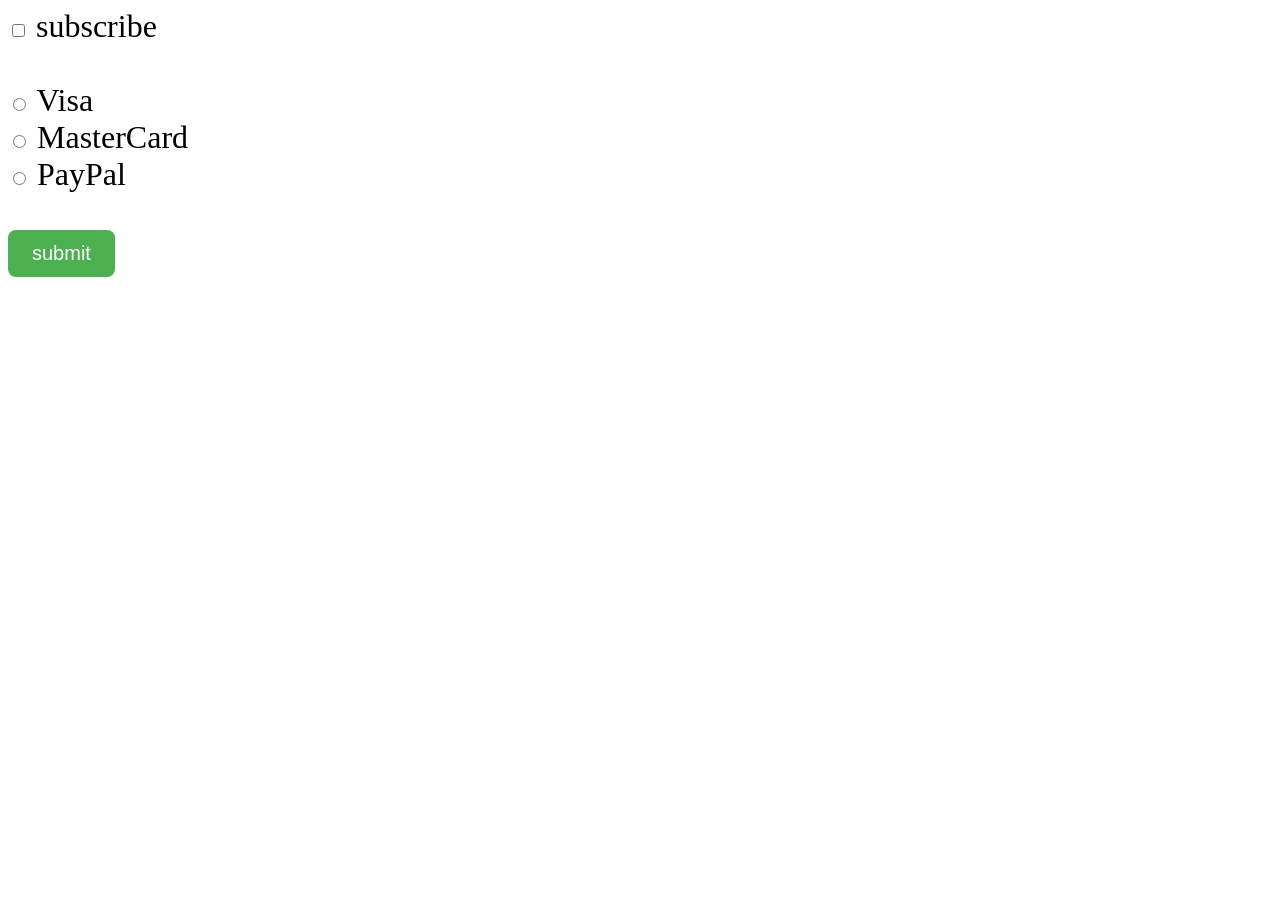
<file: checked_property/index.html>
<!doctype html>
<html lang="en">
  <head>
    <meta charset="UTF-8" />
    <meta name="viewport" content="width=device-width, initial-scale=1.0" />
    <title>My website</title>
    <link rel="stylesheet" href="style.css" />
  </head>
  <body>
    <input type="checkbox" id="myCheckBox" />
    <label for="myCheckBox">subscribe</label><br /><br />

    <input type="radio" id="visaBtn" name="card" />
    <label for="visaBtn">Visa</label><br />
    <input type="radio" id="masterCardBtn" name="card" />
    <label for="masterCardBtn">MasterCard</label><br />
    <input type="radio" id="payPalBtn" name="card" />
    <label for="payPalBtn">PayPal</label><br /><br />

    <button type="submit" id="mySubmit">submit</button>

    <p id="subResult"></p>
    <p id="paymentResult"></p>

    <script src="index.js"></script>
  </body>
</html>
</file>
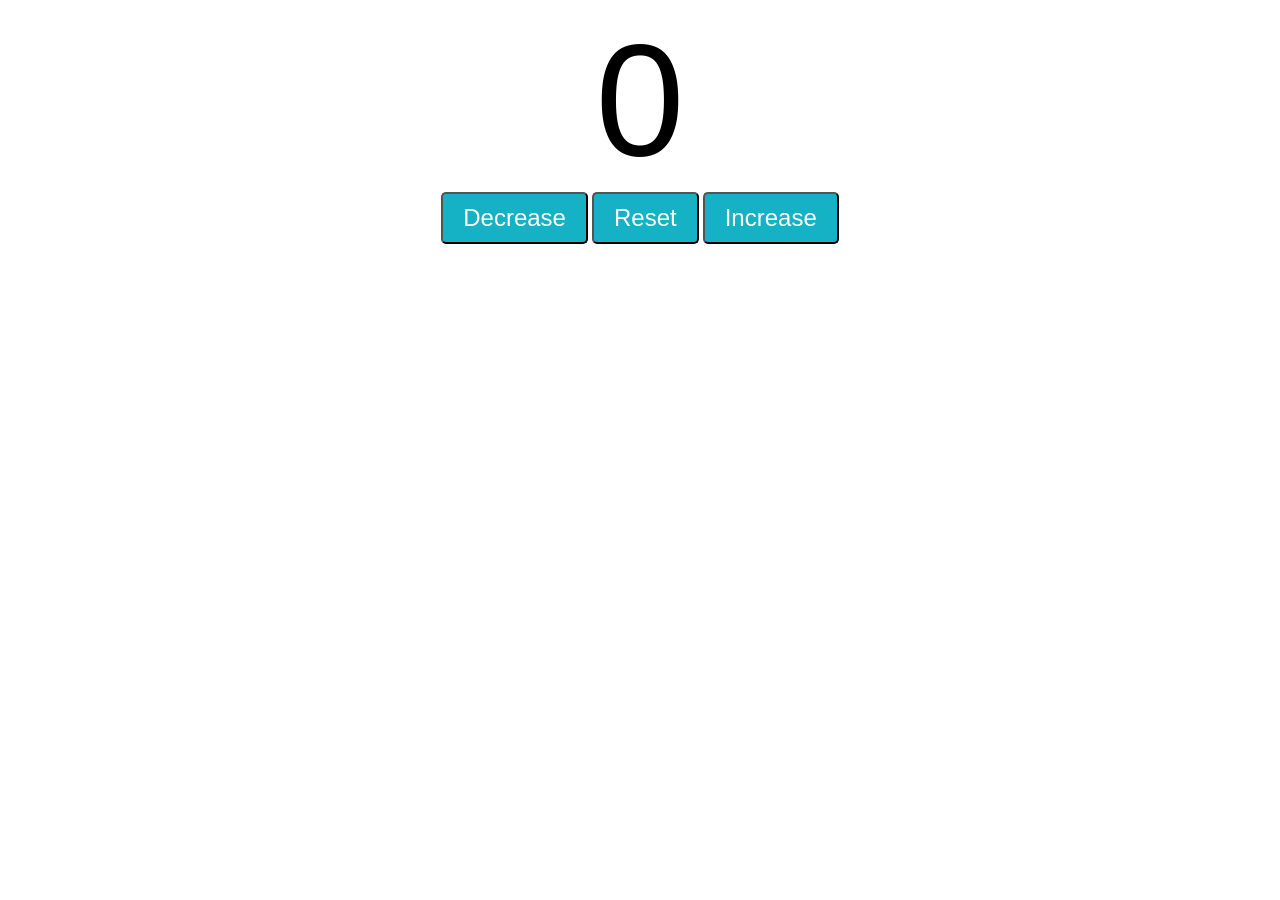
<file: counter_program/index.html>
<!doctype html>
<html lang="en">
  <head>
    <meta charset="UTF-8" />
    <meta name="viewport" content="width=device-width, initial-scale=1.0" />
    <title>My Webpage</title>
    <link rel="stylesheet" href="style.css" />
  </head>
  <body>
    <label id="counterLabel">0</label>

    <div id="btnContainer">
      <button id="decreaseBtn" class="buttons">Decrease</button>
      <button id="resetBtn" class="buttons">Reset</button>
      <button id="increaseBtn" class="buttons">Increase</button>
    </div>

    <script src="index.js"></script>
  </body>
</html>
</file>
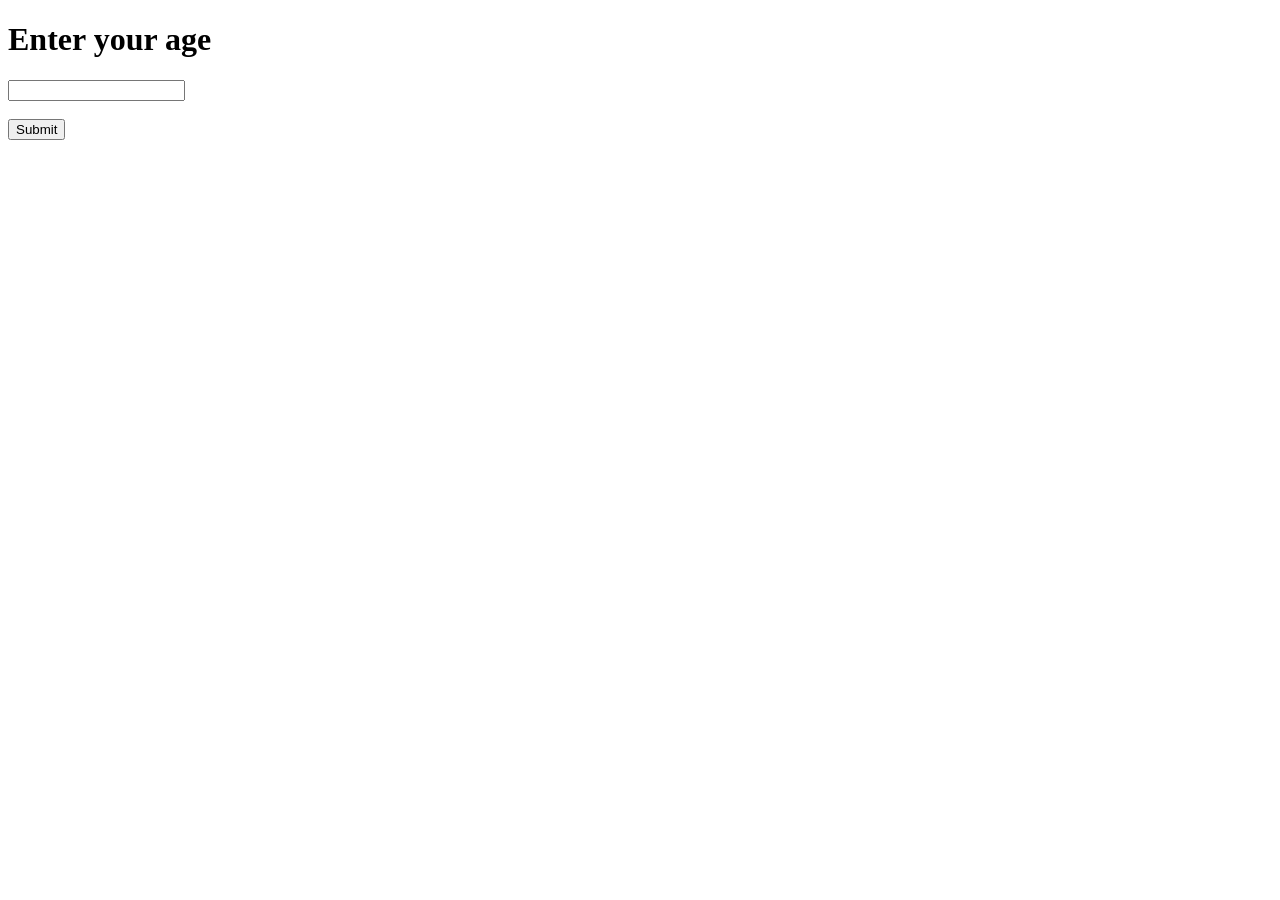
<file: if_else/index.html>
<!doctype html>
<html lang="en">
  <head>
    <meta charset="UTF-8" />
    <meta name="viewport" content="width=device-width, initial-scale=1.0" />
    <title>My Webpage</title>
    <link rel="stylesheet" href="style.css" />
  </head>
  <body>
    <h1 id="myH1">Enter your age</h1>

    <!-- <label>: </label> -->
    <input type="text" id="myText" />
    <br /><br />
    <button id="mySubmit">Submit</button>
    <p id="resultStatement"></p>
    <script src="index.js"></script>
  </body>
</html>
</file>
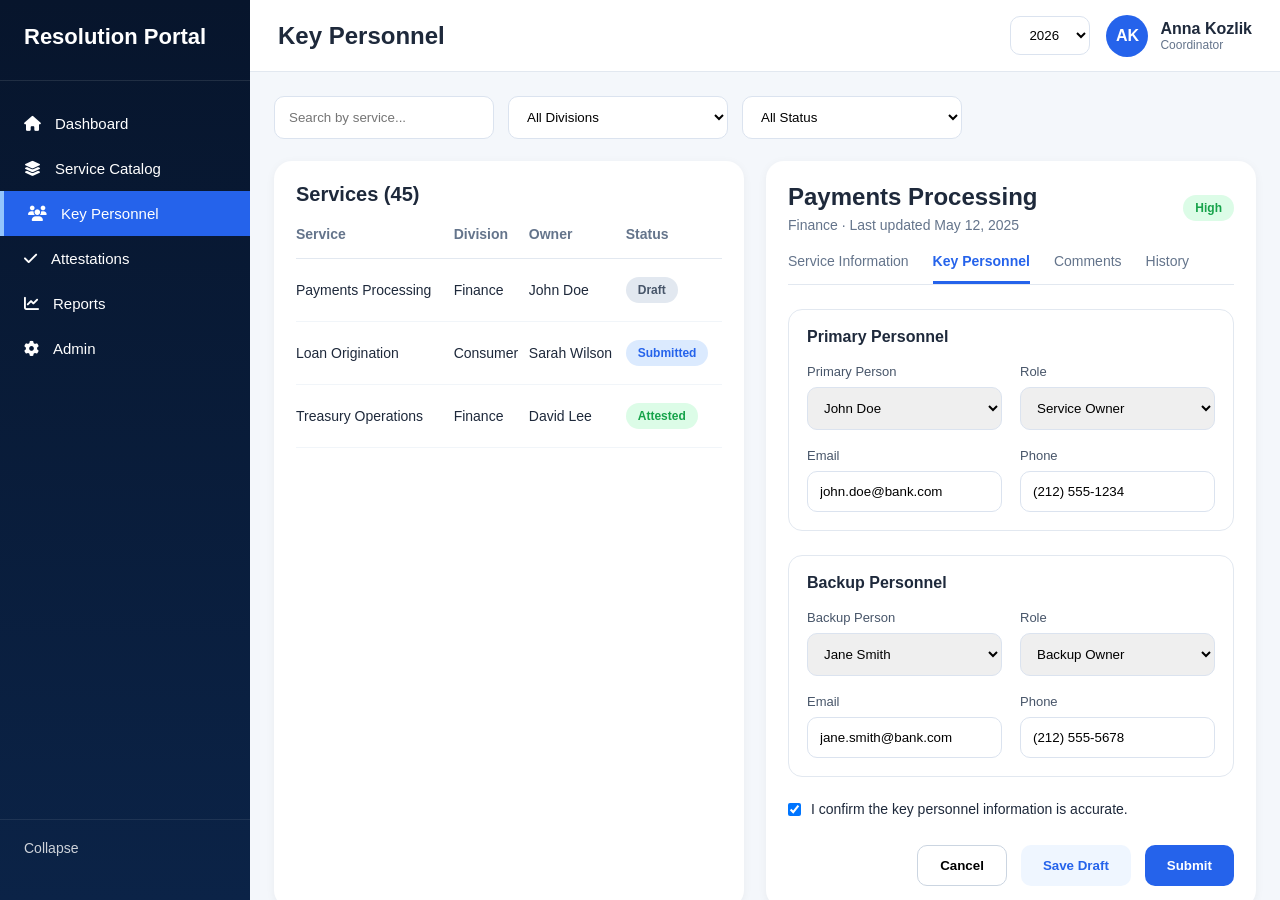
<file: key_personal/index.html>
<!doctype html>
<html lang="en">
  <head>
    <meta charset="UTF-8" />
    <meta name="viewport" content="width=device-width, initial-scale=1.0" />
    <title>Resolution Planning Portal</title>

    <link
      href="https://cdnjs.cloudflare.com/ajax/libs/font-awesome/6.5.1/css/all.min.css"
      rel="stylesheet"
    />

    <style>
      * {
        margin: 0;
        padding: 0;
        box-sizing: border-box;
        font-family: "Segoe UI", sans-serif;
      }

      body {
        background: #f4f7fb;
        color: #1e293b;
      }

      .app {
        display: flex;
        height: 100vh;
        overflow: hidden;
      }

      /* SIDEBAR */

      .sidebar {
        width: 250px;
        background: linear-gradient(180deg, #07152c, #0b2347);
        color: white;
        display: flex;
        flex-direction: column;
        padding: 24px 0;
      }

      .logo {
        font-size: 22px;
        font-weight: 700;
        padding: 0 24px 30px;
        border-bottom: 1px solid rgba(255, 255, 255, 0.1);
      }

      .menu {
        margin-top: 20px;
        flex: 1;
      }

      .menu-item {
        padding: 14px 24px;
        display: flex;
        align-items: center;
        gap: 14px;
        cursor: pointer;
        transition: 0.2s ease;
        font-size: 15px;
      }

      .menu-item:hover {
        background: rgba(255, 255, 255, 0.08);
      }

      .menu-item.active {
        background: #2563eb;
        border-left: 4px solid #93c5fd;
      }

      .bottom {
        padding: 20px 24px;
        border-top: 1px solid rgba(255, 255, 255, 0.1);
        font-size: 14px;
        opacity: 0.8;
      }

      /* MAIN */

      .main {
        flex: 1;
        display: flex;
        flex-direction: column;
      }

      /* TOPBAR */

      .topbar {
        height: 72px;
        background: white;
        border-bottom: 1px solid #e2e8f0;
        display: flex;
        align-items: center;
        justify-content: space-between;
        padding: 0 28px;
      }

      .top-left h2 {
        font-size: 24px;
        font-weight: 700;
      }

      .top-right {
        display: flex;
        align-items: center;
        gap: 16px;
      }

      .year-select {
        border: 1px solid #dbe3ef;
        border-radius: 10px;
        padding: 10px 14px;
        background: white;
        cursor: pointer;
      }

      .profile {
        display: flex;
        align-items: center;
        gap: 12px;
      }

      .avatar {
        width: 42px;
        height: 42px;
        border-radius: 50%;
        background: #2563eb;
        color: white;
        display: flex;
        align-items: center;
        justify-content: center;
        font-weight: bold;
      }

      /* CONTENT */

      .content {
        padding: 24px;
        overflow-y: auto;
        flex: 1;
      }

      .filters {
        display: flex;
        gap: 14px;
        margin-bottom: 22px;
      }

      .filters input,
      .filters select {
        padding: 12px 14px;
        border-radius: 10px;
        border: 1px solid #dbe3ef;
        background: white;
        min-width: 220px;
      }

      .layout {
        display: grid;
        grid-template-columns: 1.1fr 1fr;
        gap: 22px;
      }

      .card {
        background: white;
        border-radius: 18px;
        padding: 22px;
        box-shadow: 0 2px 10px rgba(0, 0, 0, 0.05);
      }

      .card-title {
        font-size: 20px;
        font-weight: 700;
        margin-bottom: 20px;
      }

      /* TABLE */

      table {
        width: 100%;
        border-collapse: collapse;
      }

      th {
        text-align: left;
        padding-bottom: 16px;
        color: #64748b;
        font-size: 14px;
        border-bottom: 1px solid #e2e8f0;
      }

      td {
        padding: 18px 0;
        border-bottom: 1px solid #f1f5f9;
        font-size: 14px;
      }

      tr:hover {
        background: #f8fbff;
      }

      .status {
        padding: 6px 12px;
        border-radius: 999px;
        font-size: 12px;
        font-weight: 600;
        display: inline-block;
      }

      .draft {
        background: #e2e8f0;
        color: #475569;
      }

      .submitted {
        background: #dbeafe;
        color: #2563eb;
      }

      .attested {
        background: #dcfce7;
        color: #16a34a;
      }

      /* DETAILS */

      .service-header {
        display: flex;
        justify-content: space-between;
        align-items: center;
        margin-bottom: 20px;
      }

      .badge {
        background: #dcfce7;
        color: #16a34a;
        padding: 6px 12px;
        border-radius: 999px;
        font-size: 12px;
        font-weight: 600;
      }

      .tabs {
        display: flex;
        gap: 24px;
        border-bottom: 1px solid #e2e8f0;
        margin-bottom: 24px;
      }

      .tab {
        padding-bottom: 12px;
        cursor: pointer;
        font-size: 14px;
        color: #64748b;
      }

      .tab.active {
        color: #2563eb;
        border-bottom: 3px solid #2563eb;
        font-weight: 600;
      }

      .section {
        margin-bottom: 24px;
        border: 1px solid #e2e8f0;
        border-radius: 14px;
        padding: 18px;
      }

      .section h4 {
        margin-bottom: 18px;
      }

      .form-grid {
        display: grid;
        grid-template-columns: 1fr 1fr;
        gap: 18px;
      }

      .field {
        display: flex;
        flex-direction: column;
        gap: 8px;
      }

      .field label {
        font-size: 13px;
        color: #475569;
      }

      .field input,
      .field select {
        padding: 12px;
        border-radius: 10px;
        border: 1px solid #dbe3ef;
      }

      .checkbox {
        margin-top: 18px;
        display: flex;
        gap: 10px;
        align-items: center;
        font-size: 14px;
      }

      .actions {
        display: flex;
        justify-content: flex-end;
        gap: 14px;
        margin-top: 28px;
      }

      .btn {
        padding: 12px 22px;
        border-radius: 10px;
        border: none;
        cursor: pointer;
        font-weight: 600;
      }

      .btn-outline {
        background: white;
        border: 1px solid #cbd5e1;
      }

      .btn-primary {
        background: #2563eb;
        color: white;
      }

      .btn-secondary {
        background: #eff6ff;
        color: #2563eb;
      }

      @media (max-width: 1200px) {
        .layout {
          grid-template-columns: 1fr;
        }

        .sidebar {
          display: none;
        }
      }
    </style>
  </head>
  <body>
    <div class="app">
      <!-- SIDEBAR -->
      <aside class="sidebar">
        <div class="logo">Resolution Portal</div>

        <div class="menu">
          <div class="menu-item">
            <i class="fa-solid fa-house"></i>
            Dashboard
          </div>

          <div class="menu-item">
            <i class="fa-solid fa-layer-group"></i>
            Service Catalog
          </div>

          <div class="menu-item active">
            <i class="fa-solid fa-users"></i>
            Key Personnel
          </div>

          <div class="menu-item">
            <i class="fa-solid fa-check"></i>
            Attestations
          </div>

          <div class="menu-item">
            <i class="fa-solid fa-chart-line"></i>
            Reports
          </div>

          <div class="menu-item">
            <i class="fa-solid fa-gear"></i>
            Admin
          </div>
        </div>

        <div class="bottom">Collapse</div>
      </aside>

      <!-- MAIN -->
      <main class="main">
        <!-- TOPBAR -->
        <div class="topbar">
          <div class="top-left">
            <h2>Key Personnel</h2>
          </div>

          <div class="top-right">
            <select class="year-select">
              <option>2026</option>
              <option>2025</option>
            </select>

            <div class="profile">
              <div class="avatar">AK</div>

              <div>
                <div style="font-weight: 600">Anna Kozlik</div>
                <div style="font-size: 12px; color: #64748b">Coordinator</div>
              </div>
            </div>
          </div>
        </div>

        <!-- CONTENT -->
        <div class="content">
          <!-- FILTERS -->
          <div class="filters">
            <input type="text" placeholder="Search by service..." />

            <select>
              <option>All Divisions</option>
              <option>Finance</option>
              <option>Consumer</option>
            </select>

            <select>
              <option>All Status</option>
              <option>Draft</option>
              <option>Submitted</option>
              <option>Attested</option>
            </select>
          </div>

          <!-- LAYOUT -->
          <div class="layout">
            <!-- LEFT -->
            <div class="card">
              <div class="card-title">Services (45)</div>

              <table>
                <thead>
                  <tr>
                    <th>Service</th>
                    <th>Division</th>
                    <th>Owner</th>
                    <th>Status</th>
                  </tr>
                </thead>

                <tbody>
                  <tr>
                    <td>Payments Processing</td>
                    <td>Finance</td>
                    <td>John Doe</td>
                    <td>
                      <span class="status draft"> Draft </span>
                    </td>
                  </tr>

                  <tr>
                    <td>Loan Origination</td>
                    <td>Consumer</td>
                    <td>Sarah Wilson</td>
                    <td>
                      <span class="status submitted"> Submitted </span>
                    </td>
                  </tr>

                  <tr>
                    <td>Treasury Operations</td>
                    <td>Finance</td>
                    <td>David Lee</td>
                    <td>
                      <span class="status attested"> Attested </span>
                    </td>
                  </tr>
                </tbody>
              </table>
            </div>

            <!-- RIGHT -->
            <div class="card">
              <div class="service-header">
                <div>
                  <h2>Payments Processing</h2>

                  <div style="margin-top: 6px; color: #64748b; font-size: 14px">
                    Finance · Last updated May 12, 2025
                  </div>
                </div>

                <div class="badge">High</div>
              </div>

              <!-- TABS -->
              <div class="tabs">
                <div class="tab">Service Information</div>

                <div class="tab active">Key Personnel</div>

                <div class="tab">Comments</div>

                <div class="tab">History</div>
              </div>

              <!-- PRIMARY -->
              <div class="section">
                <h4>Primary Personnel</h4>

                <div class="form-grid">
                  <div class="field">
                    <label>Primary Person</label>

                    <select>
                      <option>John Doe</option>
                      <option>Mike Brown</option>
                    </select>
                  </div>

                  <div class="field">
                    <label>Role</label>

                    <select>
                      <option>Service Owner</option>
                      <option>Operations Lead</option>
                    </select>
                  </div>

                  <div class="field">
                    <label>Email</label>
                    <input value="john.doe@bank.com" />
                  </div>

                  <div class="field">
                    <label>Phone</label>
                    <input value="(212) 555-1234" />
                  </div>
                </div>
              </div>

              <!-- BACKUP -->
              <div class="section">
                <h4>Backup Personnel</h4>

                <div class="form-grid">
                  <div class="field">
                    <label>Backup Person</label>

                    <select>
                      <option>Jane Smith</option>
                      <option>Robert Green</option>
                    </select>
                  </div>

                  <div class="field">
                    <label>Role</label>

                    <select>
                      <option>Backup Owner</option>
                    </select>
                  </div>

                  <div class="field">
                    <label>Email</label>
                    <input value="jane.smith@bank.com" />
                  </div>

                  <div class="field">
                    <label>Phone</label>
                    <input value="(212) 555-5678" />
                  </div>
                </div>
              </div>

              <!-- CHECKBOX -->
              <div class="checkbox">
                <input type="checkbox" checked />
                <span>
                  I confirm the key personnel information is accurate.
                </span>
              </div>

              <!-- BUTTONS -->
              <div class="actions">
                <button class="btn btn-outline">Cancel</button>

                <button class="btn btn-secondary">Save Draft</button>

                <button class="btn btn-primary">Submit</button>
              </div>
            </div>
          </div>
        </div>
      </main>
    </div>
  </body>
</html>
</file>
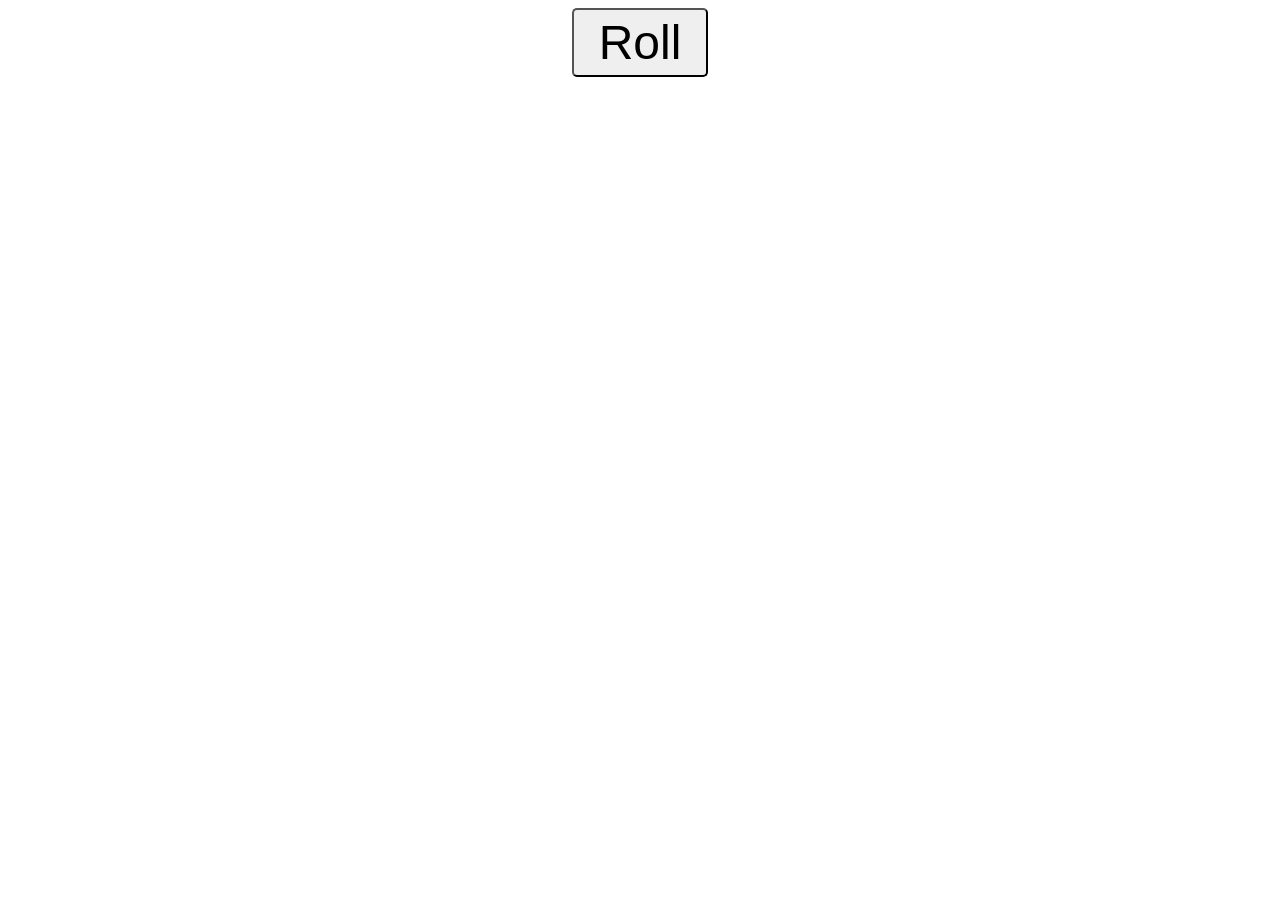
<file: random_number_generator/index.html>
<!doctype html>
<html lang="en">
  <head>
    <meta charset="UTF-8" />
    <meta name="viewport" content="width=device-width, initial-scale=1.0" />
    <title>My Webpage</title>
    <link rel="stylesheet" href="style.css" />
  </head>
  <body>
    <button id="myButton">Roll</button>
    <br />
    <label id="label1" class="labels"></label><br />
    <label id="label2" class="labels"></label><br />
    <label id="label3" class="labels"></label><br />
    <script src="index.js"></script>
  </body>
</html>
</file>
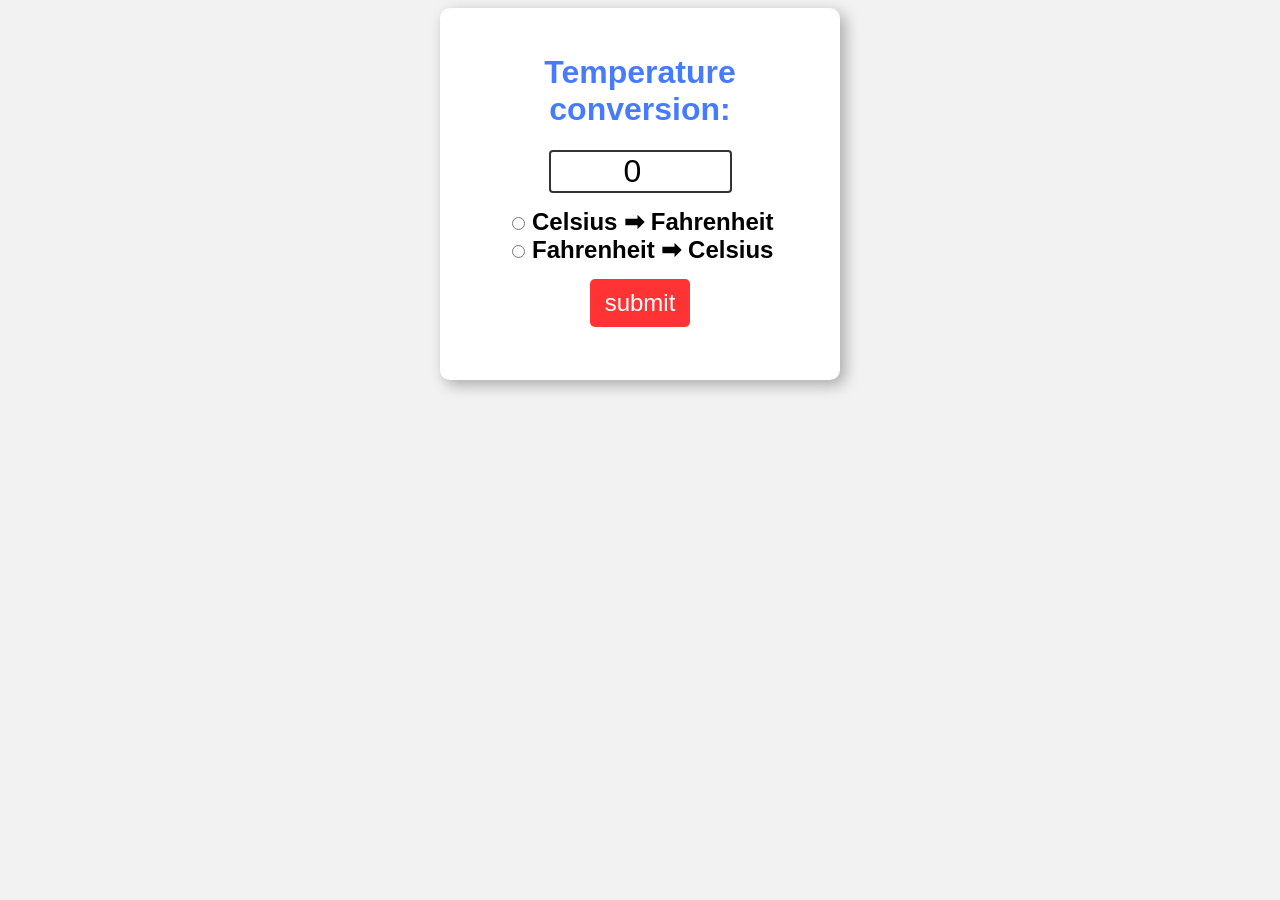
<file: temprature_converter_program/index.html>
<!doctype html>
<html lang="en">
  <head>
    <meta charset="UTF-8" />
    <meta name="viewport" content="width=device-width, initial-scale=1.0" />
    <title>My website</title>
    <link rel="stylesheet" href="style.css" />
  </head>
  <body>
    <form>
      <h1>Temperature conversion:</h1>
      <input type="number" id="textBox" value="0" /><br />

      <input type="radio" id="toFahrenheit" name="unit" />
      <label for="toFahrenheit">Celsius ➡ Fahrenheit</label><br />

      <input type="radio" id="toCelsius" name="unit" />
      <label for="toCelsius">Fahrenheit ➡ Celsius</label><br />

      <button type="button" onclick="convert()">submit</button>
      <p id="result"></p>
    </form>

    <script src="index.js"></script>
  </body>
</html>
</file>
<file: checked_property/style.css>
body {
  font-family: Verdana;
  font-size: 2em;
}

button {
  background-color: #4caf50;
  color: white;
  border: none;
  padding: 12px 24px;
  font-size: 20px;
  border-radius: 8px;
  cursor: pointer;
  transition: 0.3s ease;
}

button:hover {
  background-color: #45a049;
  transform: scale(1.05);
}

button:active {
  transform: scale(0.98);
}
</file>
<file: counter_program/style.css>
#counterLabel {
  display: block;
  text-align: center;
  font-size: 10em;
  font-family: Arial, Helvetica, sans-serif;
}

#btnContainer {
  text-align: center;
}

.buttons {
  padding: 10px 20px;
  font-size: 1.5em;
  color: white;
  background-color: rgb(20, 178, 196);
  border-radius: 5px;
  cursor: pointer;
  transition: background-color 0.25s;
}

.buttons:hover {
  background-color: hsl(214, 100%, 56%);
}
</file>
<file: if_else/style.css>
#resultStatement {
  font-family: "Franklin Gothic Medium", "Arial Narrow", Arial, sans-serif;
  font-size: 5em;
}
</file>
<file: random_number_generator/style.css>
body {
  font-family: Verdana, Geneva, Tahoma, sans-serif;
  text-align: center;
}

#myButton {
  font-size: 3em;
  padding: 5px 25px;
  border-radius: 5px;
}

.labels {
  font-size: 3em;
}
</file>
<file: temprature_converter_program/style.css>
body {
  font-family: Arial, sans-serif;
  background-color: hsl(0, 0%, 95%);
}

h1 {
  color: hsl(223, 100%, 64%);
}

form {
  background-color: hsl(0, 0%, 100%);
  text-align: center;
  max-width: 350px;
  margin: auto;
  padding: 25px;
  border-radius: 10px;
  box-shadow: 5px 5px 15px hsla(0, 0%, 0%, 0.3);
}

#textBox {
  width: 50%;
  text-align: center;
  font-size: 2em;
  border: 2px solid hsla(0, 0%, 0%, 0.8);
  border-radius: 4px;
  margin-bottom: 15px;
}

label {
  font-size: 1.5em;
  font-weight: bold;
}

button {
  margin-top: 15px;
  background-color: hsl(0, 100%, 60%);
  color: white;
  font-size: 1.5em;
  border: none;
  padding: 10px 15px;
  border-radius: 5px;
  cursor: pointer;
}

button:hover {
  background-color: hsl(0, 100%, 50%);
}

#result {
  font-size: 1.75em;
  font-weight: bold;
}
</file>
